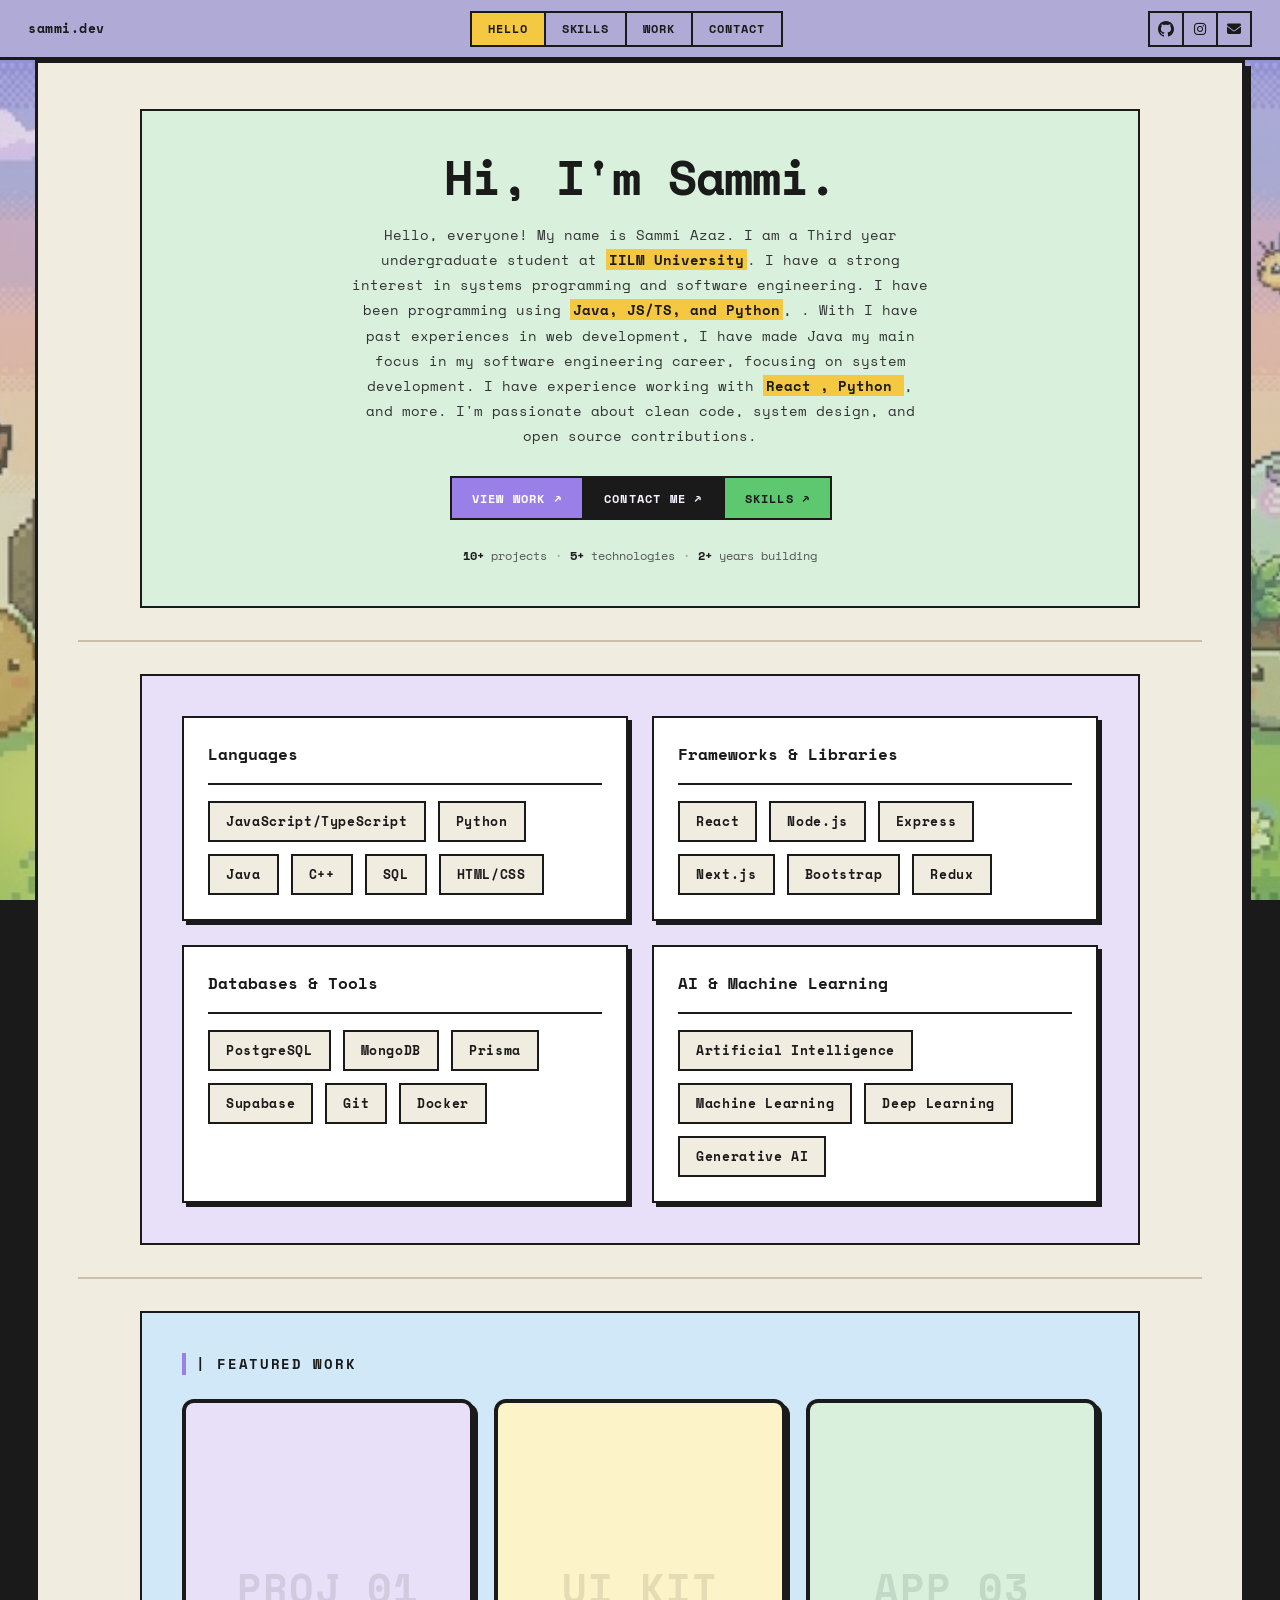
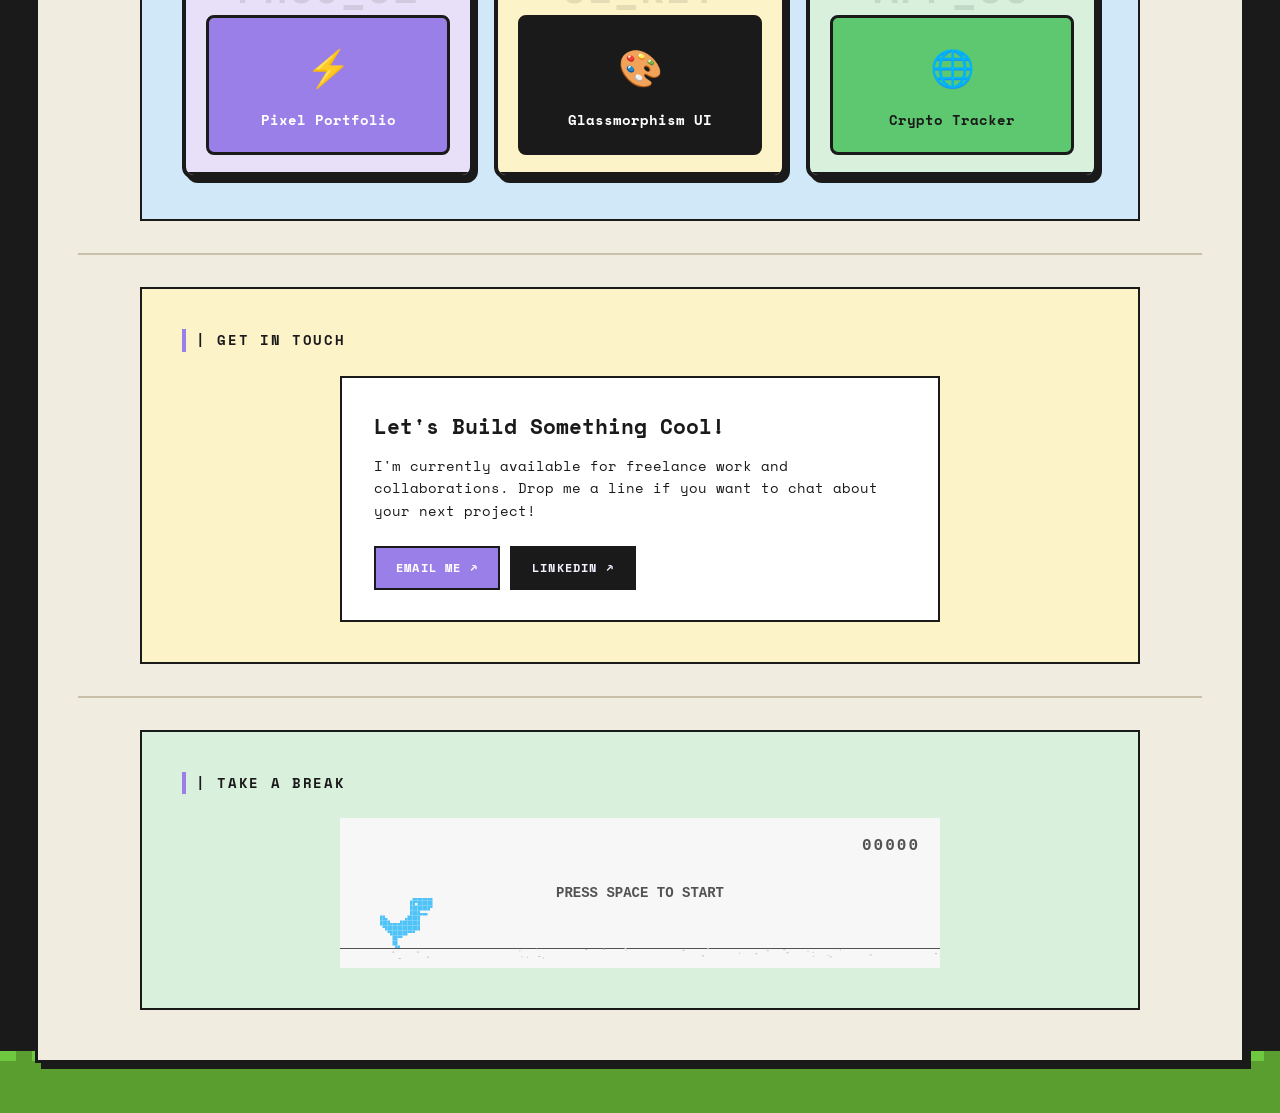
<file: index.html>
<!DOCTYPE html>
<html lang="en">

<head>
  <meta charset="UTF-8" />
  <meta name="viewport" content="width=device-width, initial-scale=1.0" />
  <title>sammi.dev — Portfolio</title>
  <meta name="description" content="Sammi's portfolio — designer & developer crafting pixel-perfect web experiences." />
  <link rel="stylesheet" href="./style.css" />
  <link rel="stylesheet" href="https://cdnjs.cloudflare.com/ajax/libs/font-awesome/6.5.1/css/all.min.css" />
  <link href="https://fonts.googleapis.com/css2?family=Space+Mono:ital,wght@0,400;0,700;1,400&display=swap"
    rel="stylesheet" />
</head>

<body>

  <!-- ===== Navbar ===== -->
  <nav>

    <!-- Logo -->
    <a href="#" class="logo">

      <span class="logo-text">sammi.dev</span>
    </a>

    <!-- Nav links -->
    <div class="nav-links">
      <a href="#hello" class="nav-btn active">Hello</a>
      <a href="#skills" class="nav-btn">Skills</a>
      <a href="#work" class="nav-btn">Work</a>
      <a href="#contact" class="nav-btn">Contact</a>
    </div>

    <!-- Right side icons -->
    <div class="nav-right">
      <button class="icon-btn" title="GitHub">
        <svg viewBox="0 0 24 24" fill="currentColor" xmlns="http://www.w3.org/2000/svg">
          <path
            d="M12 0C5.37 0 0 5.37 0 12c0 5.3 3.438 9.8 8.205 11.385.6.113.82-.258.82-.577 0-.285-.01-1.04-.015-2.04-3.338.724-4.042-1.61-4.042-1.61-.546-1.387-1.333-1.757-1.333-1.757-1.089-.745.083-.729.083-.729 1.205.084 1.84 1.237 1.84 1.237 1.07 1.835 2.809 1.305 3.495.998.108-.776.418-1.305.762-1.605-2.665-.3-5.466-1.332-5.466-5.93 0-1.31.465-2.38 1.235-3.22-.135-.303-.54-1.523.105-3.176 0 0 1.005-.322 3.3 1.23.96-.267 1.98-.399 3-.405 1.02.006 2.04.138 3 .405 2.28-1.552 3.285-1.23 3.285-1.23.645 1.653.24 2.873.12 3.176.765.84 1.23 1.91 1.23 3.22 0 4.61-2.805 5.625-5.475 5.92.42.36.81 1.096.81 2.22 0 1.605-.015 2.896-.015 3.286 0 .315.21.69.825.57C20.565 21.795 24 17.295 24 12c0-6.63-5.37-12-12-12z" />
        </svg>
      </button>
      <button class="icon-btn" title="Instagram">
        <i class="fa-brands fa-instagram"></i>
      </button>
      <button class="icon-btn" title="Email">
        <i class="fa-solid fa-envelope"></i>
      </button>
    </div>
  </nav>

  <!-- ===== Hero Background / Multi-Section Container ===== -->
  <div class="hero-bg">

    <div class="content-wrap">
      <!-- MAIN CONSOLIDATED CARD -->
      <div class="hero-card">

        <!-- HERO PART -->
        <div id="hello" class="intro">
          <h1 class="hero-title">Hi, I'm Sammi.</h1>
          <p class="hero-desc">
            Hello, everyone! My name is Sammi Azaz. I am a Third year undergraduate student at <strong>IILM
              University</strong>. I have a strong interest in systems programming and software engineering. I have been
            programming using <strong>Java, JS/TS, and Python</strong>, . With I have past experiences in web
            development, I have made Java my main focus in my software engineering career, focusing on system
            development.

            I have experience working with <strong>React , Python </strong>, and more. I'm passionate about clean code,
            system design, and open source contributions.
          </p>


          <div class="hero-btns">
            <a href="#work" class="hero-btn btn-purple">VIEW WORK ↗</a>
            <a href="#contact" class="hero-btn btn-dark">CONTACT ME ↗</a>
            <a href="#skills" class="hero-btn btn-green">SKILLS ↗</a>
          </div>
          <div class="hero-stats">
            <span><strong>10+</strong> projects</span>
            <span class="stat-dot">·</span>
            <span><strong>5+</strong> technologies</span>
            <span class="stat-dot">·</span>
            <span><strong>2+</strong> years building</span>
          </div>
        </div>

        <hr class="divider" id="skills" />

        <!-- SKILLS PART -->
        <div class="skills-section">

          <div class="skill-group">
            <h3 class="skill-title">Languages</h3>
            <div class="skill-divider"></div>
            <div class="skill-tags">
              <span class="skill-tag">JavaScript/TypeScript</span>
              <span class="skill-tag">Python</span>
              <span class="skill-tag">Java</span>
              <span class="skill-tag">C++</span>
              <span class="skill-tag">SQL</span>
              <span class="skill-tag">HTML/CSS</span>
            </div>
          </div>

          <div class="skill-group">
            <h3 class="skill-title">Frameworks &amp; Libraries</h3>
            <div class="skill-divider"></div>
            <div class="skill-tags">
              <span class="skill-tag">React</span>
              <span class="skill-tag">Node.js</span>
              <span class="skill-tag">Express</span>
              <span class="skill-tag">Next.js</span>
              <span class="skill-tag">Bootstrap</span>
              <span class="skill-tag">Redux</span>
            </div>
          </div>

          <div class="skill-group">
            <h3 class="skill-title">Databases &amp; Tools</h3>
            <div class="skill-divider"></div>
            <div class="skill-tags">
              <span class="skill-tag">PostgreSQL</span>
              <span class="skill-tag">MongoDB</span>
              <span class="skill-tag">Prisma</span>
              <span class="skill-tag">Supabase</span>
              <span class="skill-tag">Git</span>
              <span class="skill-tag">Docker</span>
            </div>
          </div>

          <div class="skill-group">
            <h3 class="skill-title">AI &amp; Machine Learning</h3>
            <div class="skill-divider"></div>
            <div class="skill-tags">
              <span class="skill-tag">Artificial Intelligence</span>
              <span class="skill-tag">Machine Learning</span>
              <span class="skill-tag">Deep Learning</span>
              <span class="skill-tag">Generative AI</span>
            </div>
          </div>

        </div>

        <hr class="divider" id="work" />

        <!-- WORK PART -->
        <div class="work-section">
          <h2 class="section-title">| FEATURED WORK</h2>
          <div class="work-grid">

            <!-- Project 1 -->
            <div class="work-card proj-card" data-target="modal-1">
              <div class="proj-bg" style="background: #e8e0f8; border-bottom: 3px solid #1a1a1a;">
                <span class="proj-bg-text">PROJ_01</span>
              </div>
              <div class="proj-plate btn-purple">
                <span class="proj-icon">⚡</span>
                <span class="proj-title">Pixel Portfolio</span>
              </div>
              <div class="proj-overlay">
                <span>Click to read more...</span>
              </div>
            </div>

            <!-- Project 2 -->
            <div class="work-card proj-card" data-target="modal-2">
              <div class="proj-bg" style="background: #fdf3c8; border-bottom: 3px solid #1a1a1a;">
                <span class="proj-bg-text">UI_KIT</span>
              </div>
              <div class="proj-plate btn-dark">
                <span class="proj-icon">🎨</span>
                <span class="proj-title">Glassmorphism UI</span>
              </div>
              <div class="proj-overlay">
                <span>Click to read more...</span>
              </div>
            </div>

            <!-- Project 3 -->
            <div class="work-card proj-card" data-target="modal-3">
              <div class="proj-bg" style="background: #d8f0dc; border-bottom: 3px solid #1a1a1a;">
                <span class="proj-bg-text">APP_03</span>
              </div>
              <div class="proj-plate btn-green">
                <span class="proj-icon">🌐</span>
                <span class="proj-title">Crypto Tracker</span>
              </div>
              <div class="proj-overlay">
                <span>Click to read more...</span>
              </div>
            </div>

          </div>
        </div>

        <!-- PROJECT MODALS -->
        <div id="modal-1" class="proj-modal">
          <div class="modal-box card-purple">
            <button class="modal-close">&times;</button>
            <h2 class="modal-title">Pixel Portfolio</h2>
            <h3 class="modal-subtitle">A retro-themed portfolio with chunky borders and pixel art flair.</h3>
            <p>Designed to break the mold of modern clean aesthetics, this portfolio brings back the 90s web aesthetic.
              Built entirely using vanilla HTML, CSS, and JS to maintain lightweight performance while executing complex
              CSS animations, shadow depth, and pixel-grid logic.</p>
            <h4 style="margin-top:20px; font-weight:700;">Objective</h4>
            <p>Create a robust, fully responsive web application that perfectly emulates vintage 8-bit styling, right
              down to the custom cursor and typography.</p>
          </div>
        </div>

        <div id="modal-2" class="proj-modal">
          <div class="modal-box card-yellow">
            <button class="modal-close">&times;</button>
            <h2 class="modal-title">Glassmorphism UI</h2>
            <h3 class="modal-subtitle">Modern transparent interfaces designed for a sleek desktop experience.</h3>
            <p>A comprehensive front-end component library built with overlapping blurred layers, frosted glass styling,
              and vivid background gradients to drive extreme depth in UI presentation.</p>
            <h4 style="margin-top:20px; font-weight:700;">Objective</h4>
            <p>Implement high-performance CSS backdrop-filters and state-driven animations to modernize complex
              dashboard systems without compromising browser rendering speeds.</p>
          </div>
        </div>

        <div id="modal-3" class="proj-modal">
          <div class="modal-box card-green">
            <button class="modal-close">&times;</button>
            <h2 class="modal-title">Crypto Tracker</h2>
            <h3 class="modal-subtitle">Real-time data visualization with a 16-bit arcade aesthetic.</h3>
            <p>A functional cryptocurrency price aggregator that utilizes live WebSocket connections to graph financial
              data directly onto an HTML5 canvas layer, styled uniquely like an old stock market ticker.</p>
            <h4 style="margin-top:20px; font-weight:700;">Objective</h4>
            <p>Design a zero-latency financial dashboard capable of processing thousands of data nodes per second,
              rendered natively through custom JS mapping functions.</p>
          </div>
        </div>

        <hr class="divider" id="contact" />

        <!-- CONTACT PART -->
        <div class="contact-section">
          <h2 class="section-title">| GET IN TOUCH</h2>
          <div class="contact-wrap">
            <div class="contact-card card-blue">
              <h3 style="margin-bottom: 12px;">Let's Build Something Cool!</h3>
              <p style="font-size: 14px; margin-bottom: 24px;">I'm currently available for freelance work and
                collaborations. Drop me a line if you want to chat about your next project!</p>
              <div class="contact-btns">
                <a href="mailto:hello@sammi.dev" class="hero-btn btn-purple">EMAIL ME ↗</a>
                <a href="#" class="hero-btn btn-dark">LINKEDIN ↗</a>
              </div>
            </div>
          </div>
        </div>

        <hr class="divider" />

        <!-- GAME PART (MOVED TO LAST) -->
        <div class="game-section">
          <h2 class="section-title">| TAKE A BREAK</h2>
          <!-- Dinosaur Game -->
          <div class="dino-game-wrapper" style="margin: 0 auto;">
            <canvas id="dinoCanvas" width="600" height="150"></canvas>
            <div id="dinoStartMsg" class="dino-msg">Press Space to Start</div>
            <div id="dinoScoreBox">
              <span id="dinoHighScoreDisplay" style="display: none; margin-right: 15px; opacity: 0.7;">HI <span
                  id="dinoHighScore">00000</span></span>
              <span id="dinoScore">00000</span>
            </div>
          </div>
        </div>

      </div>
      <!-- end joined hero-card -->
    </div>
    <!-- end content-wrap -->

    <!-- Ground / grass strip -->
    <div class="ground" style="margin-top: 80px;"></div>
  </div>
  <!-- end hero-bg -->

  <script src="./script.js"></script>
</body>

</html>
</file>
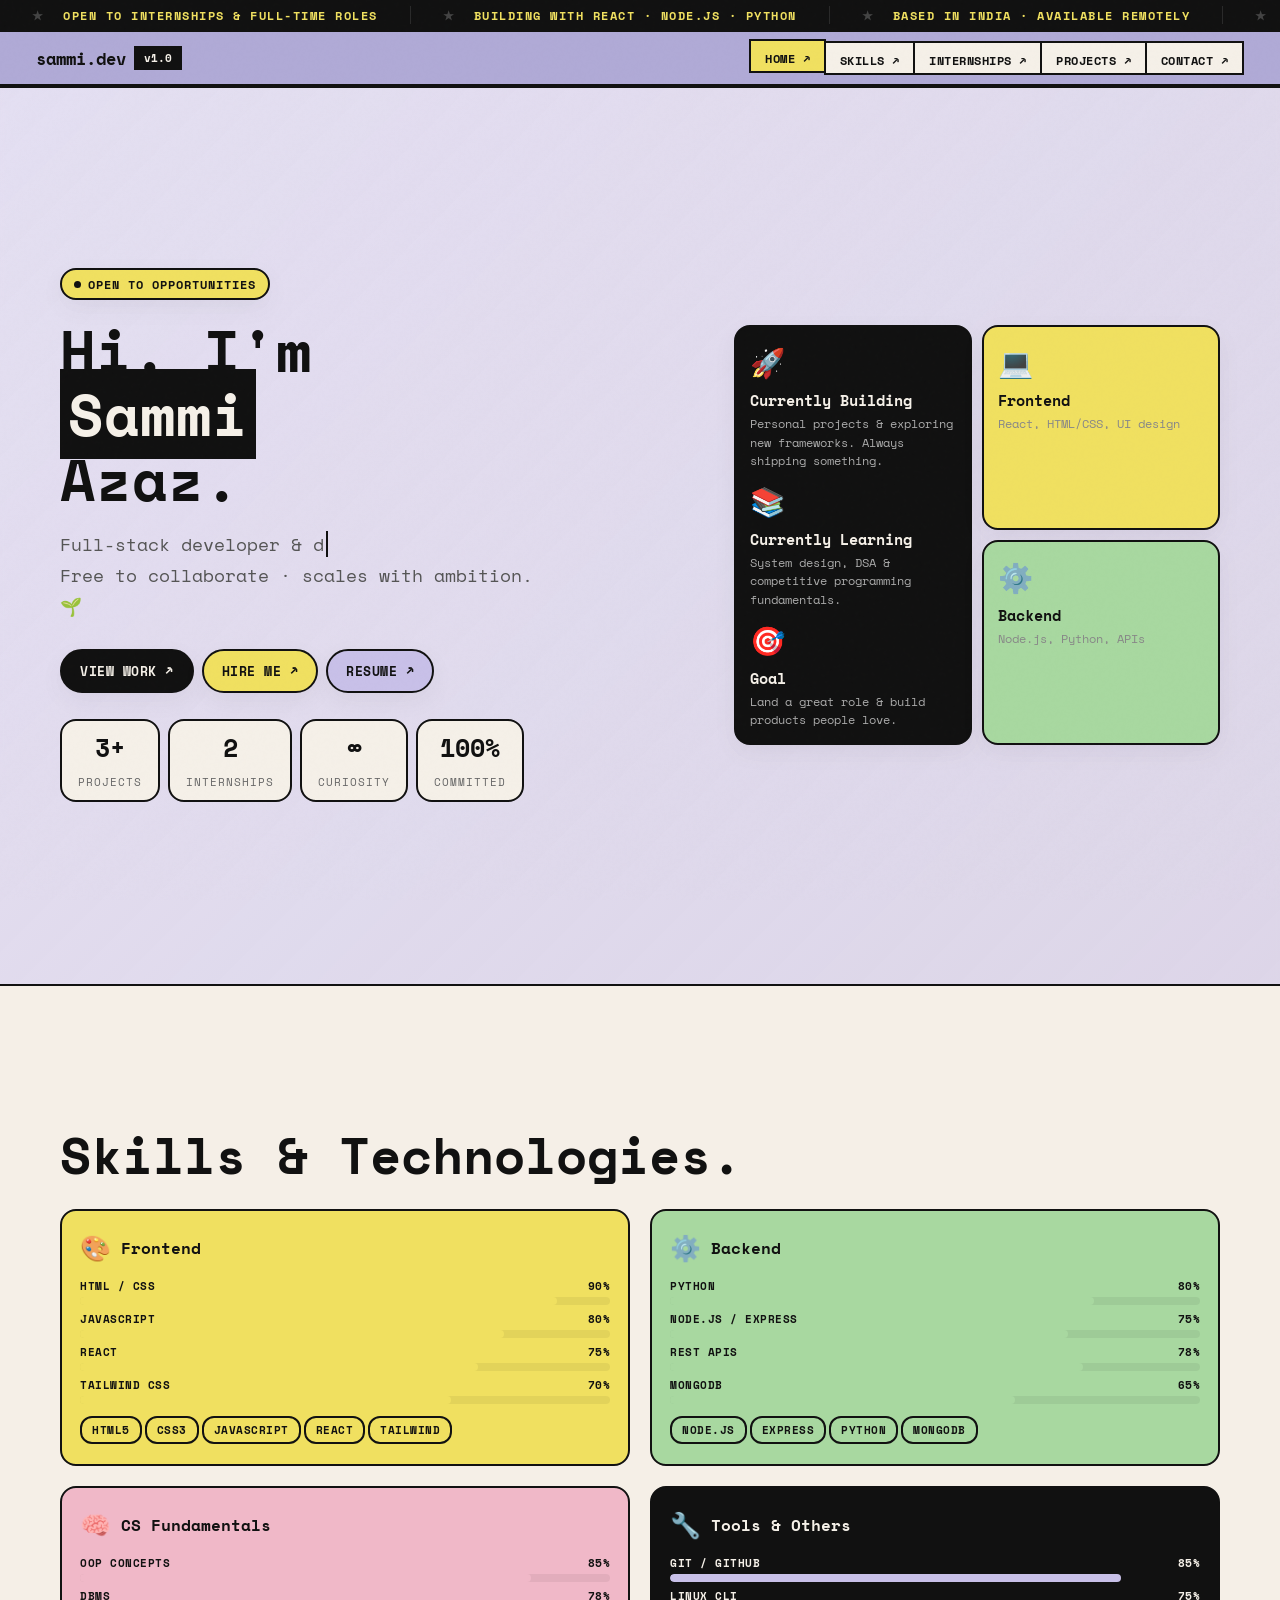
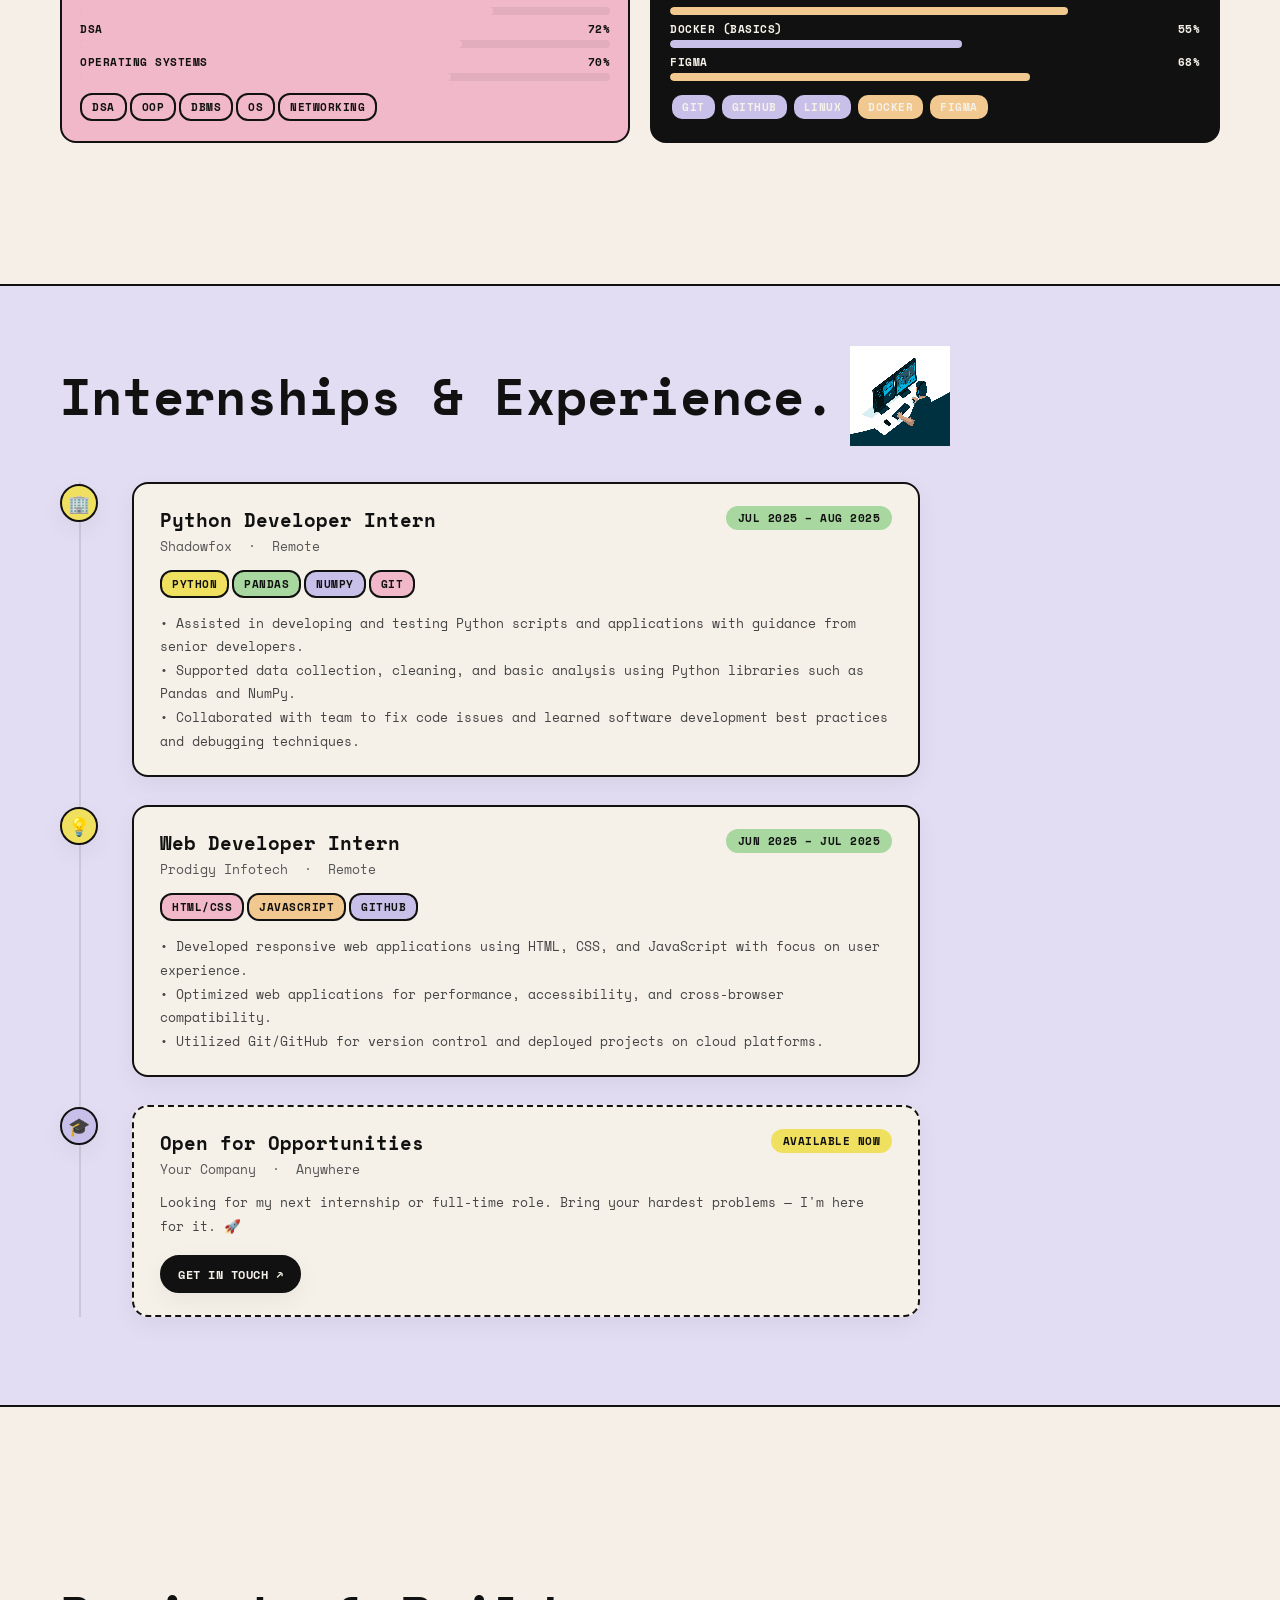
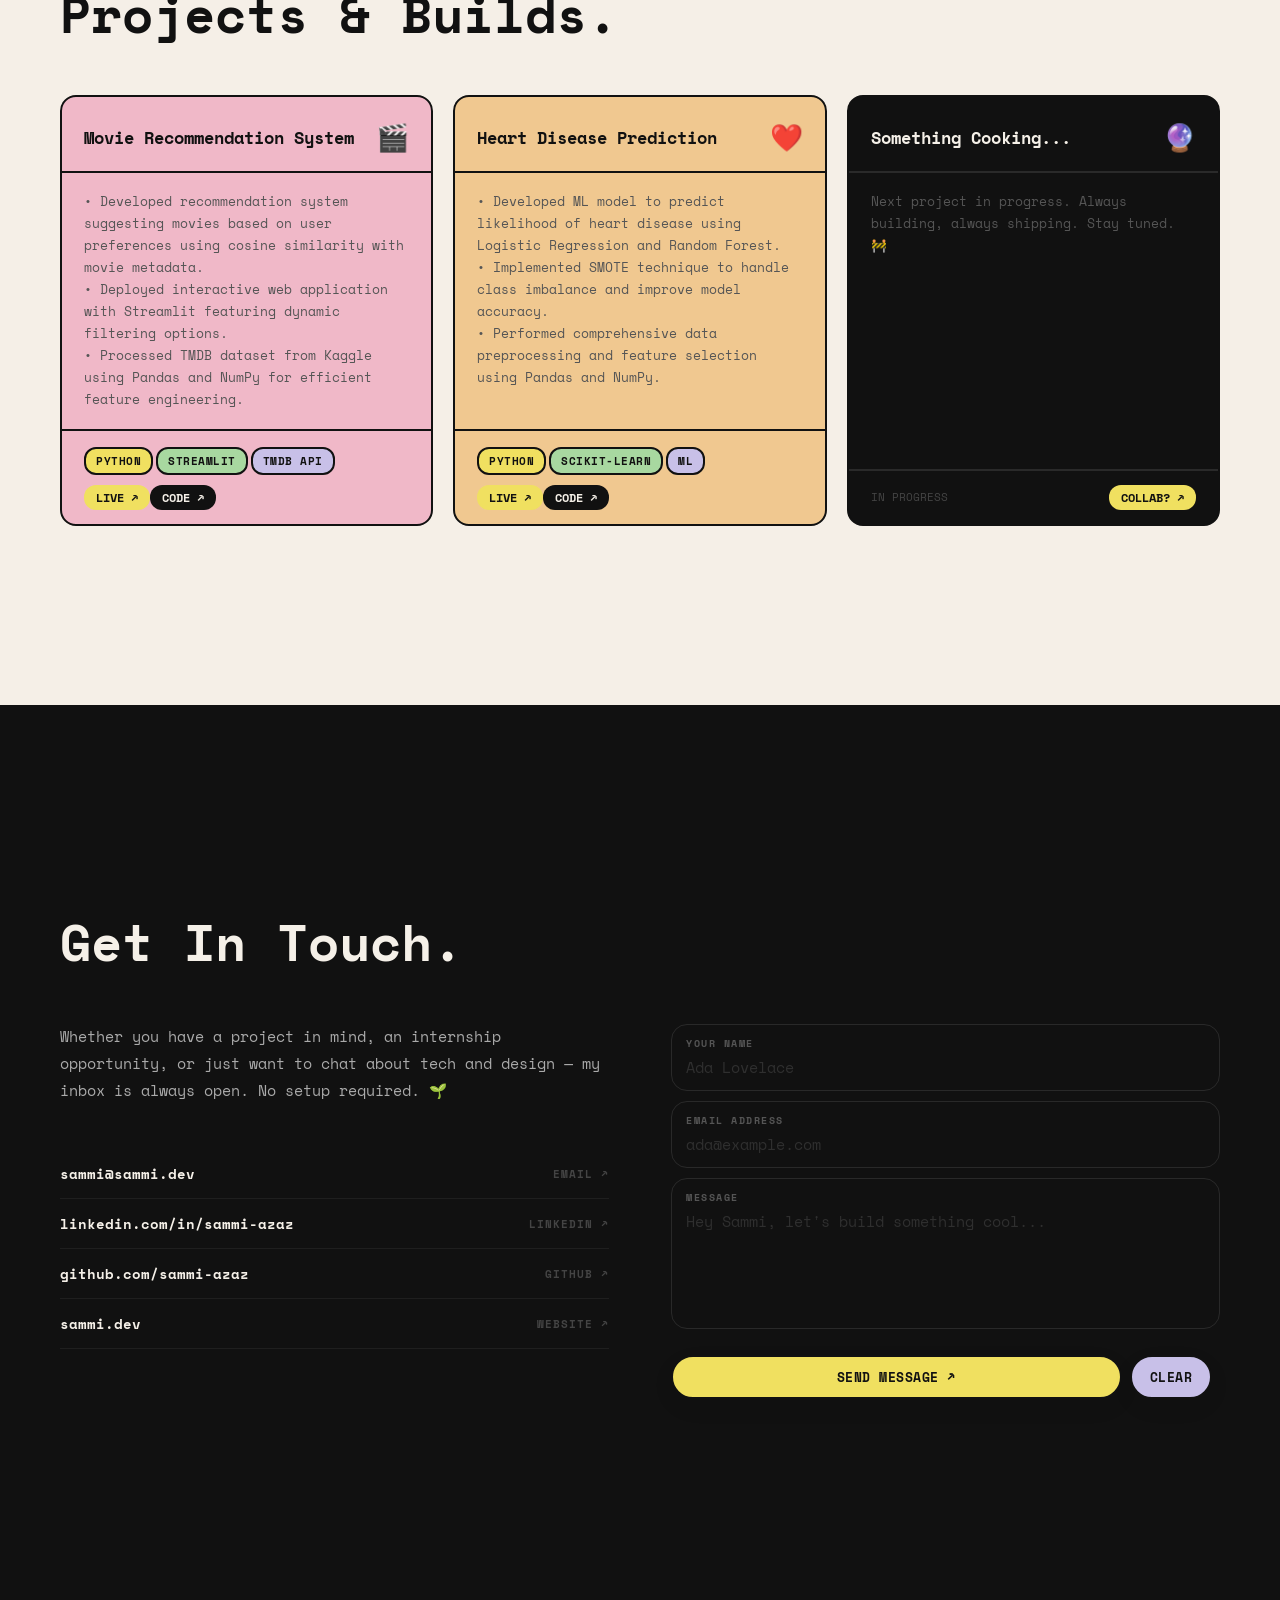
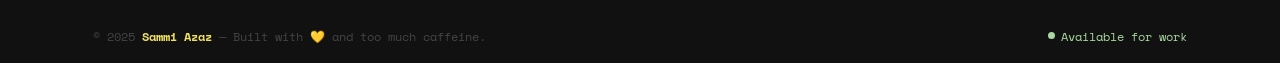
<file: new.html>
<!DOCTYPE html>
<html lang="en">

<head>
  <meta charset="UTF-8">
  <meta name="viewport" content="width=device-width, initial-scale=1.0">
  <title>Sammi Azaz — Portfolio</title>
  <link
    href="https://fonts.googleapis.com/css2?family=Space+Mono:ital,wght@0,400;0,700;1,400&family=Press+Start+2P&display=swap"
    rel="stylesheet">
  <style>
    :root {
      --cream: #f5f0e8;
      --lav: #c8c0e8;
      --lav2: #ddd8f5;
      --yellow: #f0e060;
      --green: #a8d8a0;
      --pink: #f0b8c8;
      --orange: #f0c890;
      --black: #111111;
      --border: 2px solid var(--black);
      --sh: 0 8px 24px rgba(0, 0, 0, 0.05);
      /* soft shadow */
      --sh-lg: 0 16px 40px rgba(0, 0, 0, 0.12);
      --rad: 16px;
      /* rounded corners */
    }

    *,
    *::before,
    *::after {
      margin: 0;
      padding: 0;
      box-sizing: border-box;
    }

    html {
      scroll-behavior: smooth;
      font-size: 111%;
      scroll-padding-top: 54px;
    }

    body {
      font-family: 'Space Mono', monospace;
      background: var(--cream);
      color: var(--black);
      overflow-x: hidden;
    }

    body::after {
      content: '';
      position: fixed;
      inset: 0;
      pointer-events: none;
      z-index: 9998;
      background-image: url("data:image/svg+xml,%3Csvg viewBox='0 0 256 256' xmlns='http://www.w3.org/2000/svg'%3E%3Cfilter id='n'%3E%3CfeTurbulence type='fractalNoise' baseFrequency='0.85' numOctaves='4' stitchTiles='stitch'/%3E%3C/filter%3E%3Crect width='100%25' height='100%25' filter='url(%23n)' opacity='0.025'/%3E%3C/svg%3E");
      opacity: .4;
    }

    /* TICKER */
    .ticker {
      background: var(--black);
      color: var(--yellow);
      border-bottom: var(--border);
      overflow: hidden;
      height: 32px;
      display: flex;
      align-items: center;
      position: relative;
      z-index: 1;
    }

    .ticker-track {
      display: flex;
      animation: ticker 32s linear infinite;
      white-space: nowrap;
    }

    .ticker-item {
      font-size: .68rem;
      font-weight: 700;
      text-transform: uppercase;
      letter-spacing: 1.5px;
      padding: 0 32px;
      border-right: 1px solid #2a2a2a;
      flex-shrink: 0;
    }

    .ticker-item span {
      color: #444;
      margin-right: 10px;
    }

    @keyframes ticker {
      0% {
        transform: translateX(0)
      }

      100% {
        transform: translateX(-50%)
      }
    }

    /* NAVBAR */
    nav {
      position: sticky;
      top: 0;
      z-index: 200;
      background: #b0aad6;
      border-bottom: var(--border);
      padding: 0 2rem;
      display: flex;
      align-items: center;
      justify-content: space-between;
      height: 54px;
      box-shadow: 0 2px 0 #111;
    }

    .nav-logo {
      font-weight: 700;
      font-size: .98rem;
      display: flex;
      align-items: center;
      gap: 8px;
    }

    .nav-logo .badge {
      background: var(--black);
      color: var(--cream);
      padding: 2px 8px;
      font-size: .62rem;
      border: var(--border);
    }

    .nav-links {
      display: flex;
      list-style: none;
    }

    .nav-links a {
      display: block;
      padding: 0 14px;
      height: 34px;
      line-height: 34px;
      font-size: .68rem;
      font-weight: 700;
      text-transform: uppercase;
      letter-spacing: .5px;
      text-decoration: none;
      color: var(--black);
      border: var(--border);
      margin-left: -2.5px;
      background: var(--cream);
      transition: background .12s, transform .12s;
      position: relative;
    }

    .nav-links a:hover,
    .nav-links a.active {
      background: var(--yellow);
      transform: translateY(-2px);
      z-index: 1;
    }

    .hamburger {
      display: none;
      flex-direction: column;
      gap: 5px;
      cursor: pointer;
      padding: 6px;
      border: var(--border);
      background: var(--cream);
    }

    .hamburger span {
      display: block;
      width: 22px;
      height: 2.5px;
      background: var(--black);
      transition: transform .2s, opacity .2s;
    }

    .hamburger.open span:nth-child(1) {
      transform: translateY(7.5px) rotate(45deg)
    }

    .hamburger.open span:nth-child(2) {
      opacity: 0
    }

    .hamburger.open span:nth-child(3) {
      transform: translateY(-7.5px) rotate(-45deg)
    }

    .mobile-menu {
      display: none;
      position: fixed;
      top: 86px;
      left: 0;
      right: 0;
      background: var(--lav);
      border-bottom: var(--border);
      z-index: 199;
      flex-direction: column;
    }

    .mobile-menu.open {
      display: flex;
    }

    .mobile-menu a {
      padding: 16px 2rem;
      font-size: .8rem;
      font-weight: 700;
      text-transform: uppercase;
      letter-spacing: 1px;
      text-decoration: none;
      color: var(--black);
      border-bottom: 1px solid #bbb8d8;
      transition: background .12s, padding-left .12s;
    }

    .mobile-menu a:hover {
      background: var(--yellow);
      padding-left: 2.5rem;
    }

    /* SECTIONS */
    section {
      padding: 20px 20px;
      position: relative;
      z-index: 1;
      min-height: 100vh;
      display: flex;
      flex-direction: column;
      justify-content: center;
    }

    .section-inner {
      max-width: 1250px;
      margin: 0 auto;
      padding: 40px;
      width: 100%;
    }

    .section-label {
      font-family: 'Press Start 2P', cursive;
      font-size: .6rem;
      font-weight: 400;
      text-transform: uppercase;
      letter-spacing: 0.5px;
      color: var(--black);
      margin-bottom: 0.8rem;
      display: flex;
      align-items: center;
      gap: 12px;
    }

    .section-label::before {
      content: '|';
      font-size: .7rem;
      color: var(--black);
      transform: translateY(-1px);
    }

    h2.section-title {
      font-size: clamp(1.9rem, 4vw, 3rem);
      font-weight: 700;
      line-height: 1.1;
      margin-bottom: 3rem;
    }

    /* HOME */
    #home {
      background: linear-gradient(135deg, rgba(221, 216, 245, 0.72) 0%, rgba(200, 192, 232, 0.55) 100%);
      padding-top: 20px;
      padding-bottom: 20px;
      backdrop-filter: blur(2px);
      border-bottom: var(--border);
    }

    #home .section-inner {
      display: grid;
      grid-template-columns: 55% 1fr;
      gap: 2rem;
      align-items: center;
      padding: 0 40px;
    }

    .hero-badge {
      display: inline-flex;
      align-items: center;
      gap: 7px;
      background: var(--yellow);
      border: var(--border);
      border-radius: 30px;
      box-shadow: var(--sh);
      font-size: .68rem;
      font-weight: 700;
      padding: 5px 12px;
      text-transform: uppercase;
      letter-spacing: 1px;
      margin-bottom: 1rem;
    }

    .badge-dot {
      width: 7px;
      height: 7px;
      border-radius: 50%;
      background: var(--black);
      animation: pulse 2s ease-in-out infinite;
    }

    h1 {
      font-size: clamp(2rem, 4.5vw, 3.6rem);
      font-weight: 700;
      line-height: 1.12;
      margin-bottom: .4rem;
    }

    h1 .hl {
      background: var(--black);
      color: var(--cream);
      padding: 2px 8px;
    }

    .typewriter-wrap {
      font-size: clamp(.8rem, 1.5vw, 1rem);
      color: #555;
      margin: 1rem 0 1.5rem;
      line-height: 1.75;
      max-width: 480px;
    }

    .typewriter-wrap strong {
      color: var(--black);
    }

    #tw {
      border-right: 2px solid var(--black);
      padding-right: 2px;
      animation: blink .8s step-end infinite;
    }

    @keyframes blink {

      0%,
      100% {
        border-color: var(--black)
      }

      50% {
        border-color: transparent
      }
    }

    .hero-btns {
      display: flex;
      flex-wrap: wrap;
      gap: 0;
      margin-bottom: 1.5rem;
    }

    .btn {
      display: inline-flex;
      align-items: center;
      gap: 6px;
      padding: 10px 18px;
      font-family: 'Space Mono', monospace;
      font-size: .75rem;
      font-weight: 700;
      text-transform: uppercase;
      letter-spacing: .5px;
      text-decoration: none;
      border: var(--border);
      border-radius: 30px;
      cursor: pointer;
      margin-right: 8px;
      box-shadow: var(--sh);
      transition: transform .3s, box-shadow .3s, background .3s;
    }

    .btn:hover {
      transform: translate(-2px, -2px);
      box-shadow: var(--sh-lg)
    }

    .btn:active {
      transform: translate(2px, 2px);
      box-shadow: none
    }

    .btn-black {
      background: var(--black);
      color: var(--cream)
    }

    .btn-yellow {
      background: var(--yellow);
      color: var(--black)
    }

    .btn-lav {
      background: var(--lav);
      color: var(--black)
    }

    .btn-green {
      background: var(--green);
      color: var(--black)
    }

    .hero-stats {
      display: flex;
      gap: 0;
      flex-wrap: wrap;
    }

    .stat {
      border: var(--border);
      border-radius: var(--rad);
      margin-right: 8px;
      padding: 8px 16px;
      text-align: center;
      background: var(--cream);
    }

    .stat strong {
      display: block;
      font-size: 1.4rem;
      font-weight: 700;
    }

    .stat span {
      font-size: .6rem;
      color: #666;
      text-transform: uppercase;
      letter-spacing: 1px;
    }

    .hero-right {
      display: grid;
      grid-template-columns: 1fr 1fr;
      grid-template-rows: auto auto;
      gap: 10px;
    }

    .hcard {
      border: var(--border);
      border-radius: var(--rad);
      box-shadow: var(--sh);
      padding: 14px;
      background: var(--cream);
      transition: transform .3s, box-shadow .3s;
    }

    .hcard:hover {
      transform: translateY(-4px);
      box-shadow: var(--sh-lg)
    }

    .hcard.tall {
      grid-row: span 2;
      background: var(--black);
      color: var(--cream)
    }

    .hcard-icon {
      font-size: 1.6rem;
      margin-bottom: 6px
    }

    .hcard h3 {
      font-size: .85rem;
      font-weight: 700;
      margin-bottom: 3px
    }

    .hcard p {
      font-size: .7rem;
      color: #888;
      line-height: 1.5
    }

    .hcard.tall p {
      color: #aaa;
      margin-bottom: 10px
    }

    .hcard.tall h3 {
      color: var(--cream)
    }

    /* SKILLS */
    #skills {
      background: rgba(245, 240, 232, 0.88);
      border-bottom: var(--border);
      padding-top: 20px;
      padding-bottom: 20px;
    }

    #skills .section-inner {
      padding: 10px 40px;
    }

    #skills .section-title {
      margin-bottom: 1.5rem;
    }

    .skills-outer {
      display: grid;
      grid-template-columns: 1fr 1fr;
      gap: 20px
    }

    .skill-cat {
      border: var(--border);
      border-radius: var(--rad);
      padding: 18px;
      transition: background .3s, transform .3s, box-shadow .3s;
      position: relative
    }

    .skill-cat:nth-child(1) {
      background: var(--yellow);
    }

    .skill-cat:nth-child(2) {
      background: var(--green);
    }

    .skill-cat:nth-child(3) {
      background: var(--pink);
    }

    .skill-cat:hover {
      background: #fff;
      transform: translateY(-4px);
      box-shadow: var(--sh-lg);
      z-index: 5
    }

    .skill-cat-head {
      display: flex;
      align-items: center;
      gap: 10px;
      margin-bottom: 12px
    }

    .skill-cat-head .icon {
      font-size: 1.4rem
    }

    .skill-cat-head h3 {
      font-size: .92rem;
      font-weight: 700
    }

    .skill-bar-list {
      display: flex;
      flex-direction: column;
      gap: 6px
    }

    .skill-bar-top {
      display: flex;
      justify-content: space-between;
      font-size: .62rem;
      font-weight: 700;
      margin-bottom: 3px;
      text-transform: uppercase;
      letter-spacing: .5px
    }

    .skill-bar-track {
      height: 8px;
      border-radius: 6px;
      background: rgba(0, 0, 0, 0.06);
      position: relative;
      overflow: hidden
    }

    .skill-bar-fill {
      position: absolute;
      left: 0;
      top: 0;
      bottom: 0;
      width: 0;
      border-radius: 6px;
      transition: width 1.2s cubic-bezier(.4, 0, .2, 1)
    }

    .skill-bar-fill.animated {
      width: var(--w)
    }

    /* MARIO GIF */
    .mario-container {
      display: inline-flex;
      align-items: center;
      gap: 15px;
      margin-bottom: 2rem;
    }

    .mario-gif {
      width: 100px;
      height: 100px;
      image-rendering: pixelated;
    }

    .fill-y {
      background: var(--yellow)
    }

    .fill-g {
      background: var(--green)
    }

    .fill-p {
      background: var(--pink)
    }

    .fill-l {
      background: var(--lav)
    }

    .fill-o {
      background: var(--orange)
    }

    .tag {
      display: inline-block;
      font-size: .62rem;
      font-weight: 700;
      padding: 4px 10px;
      border-radius: 12px;
      border: var(--border);
      text-transform: uppercase;
      letter-spacing: .5px;
      background: var(--cream);
      margin: 2px 3px 2px 0
    }

    .tag.y {
      background: var(--yellow)
    }

    .tag.g {
      background: var(--green)
    }

    .tag.p {
      background: var(--pink)
    }

    .tag.l {
      background: var(--lav)
    }

    .tag.o {
      background: var(--orange)
    }

    /* INTERNSHIPS */
    #internships {
      background: rgba(221, 216, 245, 0.78);
      border-bottom: var(--border);
    }

    .timeline {
      position: relative;
      max-width: 860px
    }

    .timeline::before {
      content: '';
      position: absolute;
      left: 19px;
      top: 0;
      bottom: 0;
      width: 2px;
      background: rgba(0, 0, 0, 0.1)
    }

    .tl-item {
      display: grid;
      grid-template-columns: 52px 1fr;
      gap: 20px;
      margin-bottom: 28px
    }

    .tl-dot {
      width: 38px;
      height: 38px;
      border-radius: 50%;
      border: var(--border);
      background: var(--yellow);
      box-shadow: var(--sh);
      display: flex;
      align-items: center;
      justify-content: center;
      font-size: 1rem;
      position: relative;
      z-index: 1;
      flex-shrink: 0;
      margin-top: 2px;
      transition: background .3s, transform .3s
    }

    .tl-item:hover .tl-dot {
      background: var(--lav);
      transform: scale(1.1)
    }

    .intern-card {
      border: var(--border);
      border-radius: var(--rad);
      box-shadow: var(--sh);
      background: var(--cream);
      padding: 22px 26px;
      transition: transform .3s, box-shadow .3s
    }

    .intern-card:hover {
      transform: translateY(-4px);
      box-shadow: var(--sh-lg)
    }

    .intern-head {
      display: flex;
      justify-content: space-between;
      align-items: flex-start;
      flex-wrap: wrap;
      gap: 10px;
      margin-bottom: 12px
    }

    .intern-role {
      font-size: 1.05rem;
      font-weight: 700
    }

    .intern-co {
      font-size: .75rem;
      color: #555;
      margin-top: 2px
    }

    .intern-date {
      font-size: .62rem;
      font-weight: 700;
      padding: 4px 12px;
      border-radius: 20px;
      background: var(--green);
      text-transform: uppercase;
      letter-spacing: .5px;
      white-space: nowrap
    }

    .intern-desc {
      font-size: .76rem;
      color: #444;
      line-height: 1.75;
      margin-top: 12px
    }

    .intern-card.open {
      border-style: dashed
    }

    /* PROJECTS */
    #projects {
      background: rgba(245, 240, 232, 0.88);
      border-bottom: var(--border);
    }

    .proj-grid {
      display: grid;
      grid-template-columns: repeat(3, 1fr);
      gap: 20px
    }

    .proj-card {
      border: var(--border);
      border-radius: var(--rad);
      display: flex;
      flex-direction: column;
      background: var(--cream);
      transition: transform .3s, box-shadow .3s, z-index .3s;
      position: relative;
      overflow: hidden
    }

    .proj-card:hover {
      transform: translateY(-6px);
      box-shadow: var(--sh-lg);
      z-index: 5
    }

    .proj-top {
      padding: 20px 22px 14px;
      border-bottom: var(--border);
      display: flex;
      justify-content: space-between;
      align-items: center
    }

    .proj-num {
      font-size: .62rem;
      font-weight: 700;
      border-radius: 4px;
      background: var(--lav);
      color: var(--black);
      padding: 2px 8px;
      letter-spacing: 1px
    }

    .proj-emoji {
      font-size: 1.5rem
    }

    .proj-body {
      padding: 18px 22px;
      flex: 1
    }

    .proj-title {
      font-size: .97rem;
      font-weight: 700;
    }

    .proj-desc {
      font-size: .72rem;
      color: #555;
      line-height: 1.72
    }

    .proj-foot {
      padding: 14px 22px;
      border-top: var(--border);
      display: flex;
      justify-content: space-between;
      align-items: center;
      gap: 8px;
      flex-wrap: wrap
    }

    .proj-link {
      font-size: .66rem;
      font-weight: 700;
      text-decoration: none;
      color: var(--black);
      border-radius: 12px;
      padding: 4px 12px;
      background: var(--yellow);
      display: inline-flex;
      align-items: center;
      gap: 4px;
      transition: transform .3s, box-shadow .3s
    }

    .proj-link:hover {
      transform: translateY(-2px);
      box-shadow: var(--sh)
    }

    .proj-link.gh {
      background: var(--black);
      color: var(--cream)
    }

    /* CONTACT */
    #contact {
      background: var(--black);
      color: var(--cream)
    }

    #contact .section-label {
      color: #555
    }

    #contact .section-label::before {
      color: var(--yellow)
    }

    #contact h2 {
      color: var(--cream)
    }

    .contact-grid {
      display: grid;
      grid-template-columns: 1fr 1fr;
      gap: 3.5rem;
      align-items: start
    }

    .contact-intro {
      font-size: .82rem;
      color: #aaa;
      line-height: 1.85;
      margin-bottom: 2.5rem
    }

    .contact-links {
      display: flex;
      flex-direction: column
    }

    .clink {
      display: flex;
      align-items: center;
      justify-content: space-between;
      padding: 14px 0;
      border-bottom: 1px solid #1f1f1f;
      text-decoration: none;
      color: var(--cream);
      font-size: .8rem;
      font-weight: 700;
      transition: color .12s, padding-left .12s, border-color .12s
    }

    .clink:hover {
      color: var(--yellow);
      padding-left: 10px;
      border-bottom-color: #444
    }

    .clink-label {
      font-size: .6rem;
      color: #444;
      text-transform: uppercase;
      letter-spacing: 1px
    }

    .form {
      display: flex;
      flex-direction: column
    }

    .ff {
      display: flex;
      flex-direction: column;
      border: 1px solid rgba(255, 255, 255, 0.1);
      border-radius: var(--rad);
      margin-bottom: 10px;
      transition: border-color .3s
    }

    .ff:focus-within {
      border-color: var(--lav);
      z-index: 1;
      position: relative
    }

    .ff label {
      font-size: .58rem;
      font-weight: 700;
      text-transform: uppercase;
      letter-spacing: 1.5px;
      color: #555;
      padding: 10px 14px 3px
    }

    .ff input,
    .ff textarea {
      background: transparent;
      border: none;
      outline: none;
      color: var(--cream);
      font-family: 'Space Mono', monospace;
      font-size: .82rem;
      padding: 3px 14px 12px;
      resize: none
    }

    .ff input::placeholder,
    .ff textarea::placeholder {
      color: #2f2f2f
    }

    .form-row {
      display: flex;
      gap: 0;
      margin-top: 16px
    }

    /* FOOTER */
    footer {
      background: var(--black);
      border-top: var(--border);
      padding: 18px 3rem;
      display: flex;
      justify-content: space-between;
      align-items: center;
      flex-wrap: wrap;
      gap: 10px
    }

    footer p {
      font-size: .68rem;
      color: #444
    }

    footer p strong {
      color: var(--yellow)
    }

    .f-status {
      display: flex;
      align-items: center;
      gap: 6px;
      font-size: .68rem;
      color: var(--green)
    }

    .status-dot {
      width: 7px;
      height: 7px;
      border-radius: 50%;
      background: var(--green);
      animation: pulse 2s ease-in-out infinite
    }

    @keyframes pulse {

      0%,
      100% {
        opacity: 1
      }

      50% {
        opacity: .25
      }
    }

    /* SCROLL TOP */
    #stt {
      position: fixed;
      bottom: 28px;
      right: 28px;
      width: 42px;
      height: 42px;
      background: var(--black);
      color: var(--cream);
      border: var(--border);
      box-shadow: var(--sh);
      font-family: 'Space Mono', monospace;
      font-size: 1.1rem;
      cursor: pointer;
      display: flex;
      align-items: center;
      justify-content: center;
      opacity: 0;
      pointer-events: none;
      transition: opacity .2s, transform .12s, box-shadow .12s;
      z-index: 999
    }

    #stt.show {
      opacity: 1;
      pointer-events: auto
    }

    #stt:hover {
      transform: translate(-2px, -2px);
      box-shadow: var(--sh-lg)
    }

    /* FADE IN */
    .fi {
      opacity: 0;
      transform: translateY(22px);
      transition: opacity .55s ease, transform .55s ease
    }

    .fi.v {
      opacity: 1;
      transform: translateY(0)
    }

    /* RESPONSIVE */
    @media(max-width:900px) {
      .proj-grid {
        grid-template-columns: 1fr 1fr
      }

      .skills-outer {
        grid-template-columns: 1fr
      }
    }

    @media(max-width:700px) {
      #home .section-inner {
        grid-template-columns: 1fr;
        padding: 28px 20px
      }

      .hero-right {
        display: none
      }

      .proj-grid {
        grid-template-columns: 1fr
      }

      .contact-grid {
        grid-template-columns: 1fr
      }

      section {
        padding: 40px 12px
      }

      .section-inner {
        padding: 24px 20px
      }

      nav {
        padding: 0 1rem
      }

      .nav-links {
        display: none
      }

      .hamburger {
        display: flex
      }

      footer {
        padding: 16px 12px
      }
    }
  </style>
</head>

<body>

  <!-- TICKER -->
  <div class="ticker">
    <div class="ticker-track">
      <div class="ticker-item"><span>★</span> Open to internships &amp; full-time roles</div>
      <div class="ticker-item"><span>★</span> Building with React · Node.js · Python</div>
      <div class="ticker-item"><span>★</span> Based in India · Available remotely</div>
      <div class="ticker-item"><span>★</span> sammi.dev · Full-stack developer</div>
      <div class="ticker-item"><span>★</span> Competitive prep · DSA · System Design</div>
      <div class="ticker-item"><span>★</span> Open to internships &amp; full-time roles</div>
      <div class="ticker-item"><span>★</span> Building with React · Node.js · Python</div>
      <div class="ticker-item"><span>★</span> Based in India · Available remotely</div>
      <div class="ticker-item"><span>★</span> sammi.dev · Full-stack developer</div>
      <div class="ticker-item"><span>★</span> Competitive prep · DSA · System Design</div>
    </div>
  </div>

  <!-- NAV -->
  <nav>
    <div class="nav-logo">sammi.dev <span class="badge">v1.0</span></div>
    <ul class="nav-links">
      <li><a href="#home" class="active">HOME ↗</a></li>
      <li><a href="#skills">SKILLS ↗</a></li>
      <li><a href="#internships">INTERNSHIPS ↗</a></li>
      <li><a href="#projects">PROJECTS ↗</a></li>
      <li><a href="#contact">CONTACT ↗</a></li>
    </ul>
    <div class="hamburger" id="ham"><span></span><span></span><span></span></div>
  </nav>
  <div class="mobile-menu" id="mob">
    <a href="#home">HOME ↗</a><a href="#skills">SKILLS ↗</a>
    <a href="#internships">INTERNSHIPS ↗</a><a href="#projects">PROJECTS ↗</a>
    <a href="#contact">CONTACT ↗</a>
  </div>

  <!-- ═══ HOME ═══ -->
  <section id="home">
    <div class="section-inner">
      <div class="fi">
        <div class="hero-badge">
          <div class="badge-dot"></div> Open to opportunities
        </div>
        <h1>Hi, I'm<br><span class="hl">Sammi</span><br>Azaz.</h1>
        <div class="typewriter-wrap">
          <span id="tw"></span><br>
          Free to collaborate · scales with ambition. 🌱
        </div>
        <div class="hero-btns">
          <a href="#projects" class="btn btn-black">VIEW WORK ↗</a>
          <a href="#contact" class="btn btn-yellow">HIRE ME ↗</a>
          <a href="#" class="btn btn-lav">RESUME ↗</a>
        </div>
        <div class="hero-stats">
          <div class="stat"><strong>3+</strong><span>Projects</span></div>
          <div class="stat"><strong>2</strong><span>Internships</span></div>
          <div class="stat"><strong>∞</strong><span>Curiosity</span></div>
          <div class="stat"><strong>100%</strong><span>Committed</span></div>
        </div>
      </div>
      <div class="hero-right fi">
        <div class="hcard tall">
          <div class="hcard-icon">🚀</div>
          <h3>Currently Building</h3>
          <p>Personal projects &amp; exploring new frameworks. Always shipping something.</p>

          <div class="hcard-icon" style="margin-top:6px">📚</div>
          <h3>Currently Learning</h3>
          <p>System design, DSA &amp; competitive programming fundamentals.</p>

          <div class="hcard-icon" style="margin-top:6px">🎯</div>
          <h3>Goal</h3>
          <p style="margin-bottom:0">Land a great role &amp; build products people love.</p>
        </div>
        <div class="hcard" style="background:var(--yellow)">
          <div class="hcard-icon">💻</div>
          <h3>Frontend</h3>
          <p>React, HTML/CSS, UI design</p>
        </div>
        <div class="hcard" style="background:var(--green)">
          <div class="hcard-icon">⚙️</div>
          <h3>Backend</h3>
          <p>Node.js, Python, APIs</p>
        </div>
      </div>
    </div>
  </section>

  <!-- ═══ SKILLS ═══ -->
  <section id="skills">
    <div class="section-inner">
      <h2 class="section-title">Skills & Technologies.</h2>
      <div class="skills-outer">

        <div class="skill-cat fi">
          <div class="skill-cat-head"><span class="icon">🎨</span>
            <h3>Frontend</h3>
          </div>
          <div class="skill-bar-list">
            <div>
              <div class="skill-bar-top"><span>HTML / CSS</span><span>90%</span></div>
              <div class="skill-bar-track">
                <div class="skill-bar-fill fill-y" style="--w:90%"></div>
              </div>
            </div>
            <div>
              <div class="skill-bar-top"><span>JavaScript</span><span>80%</span></div>
              <div class="skill-bar-track">
                <div class="skill-bar-fill fill-y" style="--w:80%"></div>
              </div>
            </div>
            <div>
              <div class="skill-bar-top"><span>React</span><span>75%</span></div>
              <div class="skill-bar-track">
                <div class="skill-bar-fill fill-y" style="--w:75%"></div>
              </div>
            </div>
            <div>
              <div class="skill-bar-top"><span>Tailwind CSS</span><span>70%</span></div>
              <div class="skill-bar-track">
                <div class="skill-bar-fill fill-y" style="--w:70%"></div>
              </div>
            </div>
          </div>
          <div style="margin-top:10px"><span class="tag y">HTML5</span><span class="tag y">CSS3</span><span
              class="tag y">JavaScript</span><span class="tag y">React</span><span class="tag y">Tailwind</span></div>
        </div>

        <div class="skill-cat fi">
          <div class="skill-cat-head"><span class="icon">⚙️</span>
            <h3>Backend</h3>
          </div>
          <div class="skill-bar-list">
            <div>
              <div class="skill-bar-top"><span>Python</span><span>80%</span></div>
              <div class="skill-bar-track">
                <div class="skill-bar-fill fill-g" style="--w:80%"></div>
              </div>
            </div>
            <div>
              <div class="skill-bar-top"><span>Node.js / Express</span><span>75%</span></div>
              <div class="skill-bar-track">
                <div class="skill-bar-fill fill-g" style="--w:75%"></div>
              </div>
            </div>
            <div>
              <div class="skill-bar-top"><span>REST APIs</span><span>78%</span></div>
              <div class="skill-bar-track">
                <div class="skill-bar-fill fill-g" style="--w:78%"></div>
              </div>
            </div>
            <div>
              <div class="skill-bar-top"><span>MongoDB</span><span>65%</span></div>
              <div class="skill-bar-track">
                <div class="skill-bar-fill fill-g" style="--w:65%"></div>
              </div>
            </div>
          </div>
          <div style="margin-top:10px"><span class="tag g">Node.js</span><span class="tag g">Express</span><span
              class="tag g">Python</span><span class="tag g">MongoDB</span></div>
        </div>

        <div class="skill-cat fi">
          <div class="skill-cat-head"><span class="icon">🧠</span>
            <h3>CS Fundamentals</h3>
          </div>
          <div class="skill-bar-list">
            <div>
              <div class="skill-bar-top"><span>OOP Concepts</span><span>85%</span></div>
              <div class="skill-bar-track">
                <div class="skill-bar-fill fill-p" style="--w:85%"></div>
              </div>
            </div>
            <div>
              <div class="skill-bar-top"><span>DBMS</span><span>78%</span></div>
              <div class="skill-bar-track">
                <div class="skill-bar-fill fill-p" style="--w:78%"></div>
              </div>
            </div>
            <div>
              <div class="skill-bar-top"><span>DSA</span><span>72%</span></div>
              <div class="skill-bar-track">
                <div class="skill-bar-fill fill-p" style="--w:72%"></div>
              </div>
            </div>
            <div>
              <div class="skill-bar-top"><span>Operating Systems</span><span>70%</span></div>
              <div class="skill-bar-track">
                <div class="skill-bar-fill fill-p" style="--w:70%"></div>
              </div>
            </div>
          </div>
          <div style="margin-top:10px"><span class="tag p">DSA</span><span class="tag p">OOP</span><span
              class="tag p">DBMS</span><span class="tag p">OS</span><span class="tag p">Networking</span></div>
        </div>

        <div class="skill-cat fi" style="background:var(--black);color:var(--cream)">
          <div class="skill-cat-head"><span class="icon">🔧</span>
            <h3 style="color:var(--cream)">Tools &amp; Others</h3>
          </div>
          <div class="skill-bar-list">
            <div>
              <div class="skill-bar-top"><span>Git / GitHub</span><span>85%</span></div>
              <div class="skill-bar-track" style="background:var(--black);border-color:#333">
                <div class="skill-bar-fill fill-l" style="--w:85%"></div>
              </div>
            </div>
            <div>
              <div class="skill-bar-top"><span>Linux CLI</span><span>75%</span></div>
              <div class="skill-bar-track" style="background:var(--black);border-color:#333">
                <div class="skill-bar-fill fill-o" style="--w:75%"></div>
              </div>
            </div>
            <div>
              <div class="skill-bar-top"><span>Docker (basics)</span><span>55%</span></div>
              <div class="skill-bar-track" style="background:var(--black);border-color:#333">
                <div class="skill-bar-fill fill-l" style="--w:55%"></div>
              </div>
            </div>
            <div>
              <div class="skill-bar-top"><span>Figma</span><span>68%</span></div>
              <div class="skill-bar-track" style="background:var(--black);border-color:#333">
                <div class="skill-bar-fill fill-o" style="--w:68%"></div>
              </div>
            </div>
          </div>
          <div style="margin-top:10px"><span class="tag l">Git</span><span class="tag l">GitHub</span><span
              class="tag l">Linux</span><span class="tag o">Docker</span><span class="tag o">Figma</span></div>
        </div>

      </div>
    </div><!-- end section-inner -->
  </section>

  <!-- ═══ INTERNSHIPS ═══ -->
  <section id="internships">
    <div class="section-inner">
      <div class="mario-container">
        <h2 class="section-title" style="margin-bottom:0">Internships & Experience.</h2>
        <img src="./assets/df0f92_5e879a1f2cf44635b6ba638183b86fdd~mv2.gif" alt="Super Mario Running" class="mario-gif">
      </div>
      <div class="timeline">

        <div class="tl-item fi">
          <div class="tl-dot">🏢</div>
          <div class="intern-card">
            <div class="intern-head">
              <div>
                <div class="intern-role">Python Developer Intern</div>
                <div class="intern-co">Shadowfox &nbsp;·&nbsp; Remote</div>
              </div>
              <div class="intern-date">Jul 2025 – Aug 2025</div>
            </div>
            <div><span class="tag y">Python</span><span class="tag g">Pandas</span><span class="tag l">NumPy</span><span
                class="tag p">Git</span></div>
            <p class="intern-desc">
              • Assisted in developing and testing Python scripts and applications with guidance from senior
              developers.<br>
              • Supported data collection, cleaning, and basic analysis using Python libraries such as Pandas and
              NumPy.<br>
              • Collaborated with team to fix code issues and learned software development best practices and debugging
              techniques.
            </p>
          </div>
        </div>

        <div class="tl-item fi">
          <div class="tl-dot">💡</div>
          <div class="intern-card">
            <div class="intern-head">
              <div>
                <div class="intern-role">Web Developer Intern</div>
                <div class="intern-co">Prodigy Infotech &nbsp;·&nbsp; Remote</div>
              </div>
              <div class="intern-date">Jun 2025 – Jul 2025</div>
            </div>
            <div><span class="tag p">HTML/CSS</span><span class="tag o">JavaScript</span><span
                class="tag l">GitHub</span></div>
            <p class="intern-desc">
              • Developed responsive web applications using HTML, CSS, and JavaScript with focus on user experience.<br>
              • Optimized web applications for performance, accessibility, and cross-browser compatibility.<br>
              • Utilized Git/GitHub for version control and deployed projects on cloud platforms.
            </p>
          </div>
        </div>

        <div class="tl-item fi">
          <div class="tl-dot" style="background:var(--lav)">🎓</div>
          <div class="intern-card open">
            <div class="intern-head">
              <div>
                <div class="intern-role">Open for Opportunities</div>
                <div class="intern-co">Your Company &nbsp;·&nbsp; Anywhere</div>
              </div>
              <div class="intern-date" style="background:var(--yellow)">AVAILABLE NOW</div>
            </div>
            <p class="intern-desc">Looking for my next internship or full-time role. Bring your hardest problems — I'm
              here for it. 🚀</p>
            <div style="margin-top:16px"><a href="#contact" class="btn btn-black"
                style="font-size:.7rem;padding:8px 16px">GET IN TOUCH ↗</a></div>
          </div>
        </div>

      </div>
    </div><!-- end section-inner -->
  </section>

  <!-- ═══ PROJECTS ═══ -->
  <section id="projects">
    <div class="section-inner">
      <h2 class="section-title">Projects & Builds.</h2>
      <div class="proj-grid">

        <!-- <div class="proj-card fi" style="background:var(--yellow)">
          <div class="proj-top">
            <div class="proj-title">Personal Portfolio</div><span class="proj-emoji">🌐</span>
          </div>
          <div class="proj-body">
            <p class="proj-desc">This very site — built with pure HTML, CSS &amp; JS. Brutalist design inspired by
              Pollinations.ai. Fully responsive, hand-coded from scratch.</p>
          </div>
          <div class="proj-foot">
            <div><span class="tag">HTML</span><span class="tag">CSS</span><span class="tag">JS</span></div>
            <div style="display:flex"><a href="#" class="proj-link">LIVE ↗</a><a href="#" class="proj-link gh">CODE
                ↗</a></div>
          </div>
        </div> -->

        <div class="proj-card fi" style="background:var(--pink)">
          <div class="proj-top">
            <div class="proj-title">Movie Recommendation System</div><span class="proj-emoji">🎬</span>
          </div>
          <div class="proj-body">
            <p class="proj-desc">
              • Developed recommendation system suggesting movies based on user preferences using cosine similarity with
              movie metadata.<br>
              • Deployed interactive web application with Streamlit featuring dynamic filtering options.<br>
              • Processed TMDB dataset from Kaggle using Pandas and NumPy for efficient feature engineering.
            </p>
          </div>
          <div class="proj-foot">
            <div><span class="tag y">Python</span><span class="tag g">Streamlit</span><span class="tag l">TMDB
                API</span></div>
            <div style="display:flex"><a href="#" class="proj-link">LIVE ↗</a><a href="#" class="proj-link gh">CODE
                ↗</a></div>
          </div>
        </div>

        <!-- <div class="proj-card fi" style="background:var(--green)">
          <div class="proj-top">
            <div class="proj-title">Expense Tracker</div><span class="proj-emoji">📊</span>
          </div>
          <div class="proj-body">
            <p class="proj-desc">Full-stack expense tracking app with visual analytics, budget alerts, and CSV export.
              Monthly breakdowns &amp; smart category tagging.</p>
          </div>
          <div class="proj-foot">
            <div><span class="tag">React</span><span class="tag">MongoDB</span><span class="tag">Express</span></div>
            <div style="display:flex"><a href="#" class="proj-link">LIVE ↗</a><a href="#" class="proj-link gh">CODE
                ↗</a></div>
          </div>
        </div> -->

        <div class="proj-card fi" style="background:var(--orange)">
          <div class="proj-top">
            <div class="proj-title">Heart Disease Prediction</div><span class="proj-emoji">❤️</span>
          </div>
          <div class="proj-body">
            <p class="proj-desc">
              • Developed ML model to predict likelihood of heart disease using Logistic Regression and Random
              Forest.<br>
              • Implemented SMOTE technique to handle class imbalance and improve model accuracy.<br>
              • Performed comprehensive data preprocessing and feature selection using Pandas and NumPy.
            </p>
          </div>
          <div class="proj-foot">
            <div><span class="tag y">Python</span><span class="tag g">Scikit-learn</span><span class="tag l">ML</span>
            </div>
            <div style="display:flex"><a href="#" class="proj-link">LIVE ↗</a><a href="#" class="proj-link gh">CODE
                ↗</a></div>
          </div>
        </div>

        <!-- <div class="proj-card fi" style="background:var(--lav)">
          <div class="proj-top">
            <div class="proj-title">Dev Blog</div><span class="proj-emoji">✍️</span>
          </div>
          <div class="proj-body">
            <p class="proj-desc">A markdown-powered blog where I write about web dev, design experiments, and things I
              learn on my journey as a developer.</p>
          </div>
          <div class="proj-foot">
            <div><span class="tag">Next.js</span><span class="tag">MDX</span><span class="tag">Vercel</span></div>
            <div style="display:flex"><a href="#" class="proj-link">LIVE ↗</a><a href="#" class="proj-link gh">CODE
                ↗</a></div>
          </div>
        </div> -->

        <div class="proj-card fi" style="background:var(--black);color:var(--cream)">
          <div class="proj-top" style="border-bottom-color:#2a2a2a">
            <div class="proj-title" style="color:var(--cream)">Something Cooking...</div><span
              class="proj-emoji">🔮</span>
          </div>
          <div class="proj-body">
            <p class="proj-desc" style="color:#555">Next project in progress. Always building, always shipping. Stay
              tuned. 🚧</p>
          </div>
          <div class="proj-foot" style="border-top-color:#2a2a2a"><span style="font-size:.62rem;color:#444">IN
              PROGRESS</span><a href="#contact" class="proj-link">COLLAB? ↗</a></div>
        </div>

      </div>
    </div><!-- end section-inner -->
  </section>

  <!-- ═══ CONTACT ═══ -->
  <section id="contact">
    <div class="section-inner">
      <h2 class="section-title">Get In Touch.</h2>
      <div class="contact-grid">
        <div class="fi">
          <p class="contact-intro">Whether you have a project in mind, an internship opportunity, or just want to chat
            about tech and design — my inbox is always open. No setup required. 🌱</p>
          <div class="contact-links">
            <a href="mailto:sammi@sammi.dev" class="clink">sammi@sammi.dev<span class="clink-label">EMAIL ↗</span></a>
            <a href="https://linkedin.com" class="clink" target="_blank">linkedin.com/in/sammi-azaz<span
                class="clink-label">LINKEDIN ↗</span></a>
            <a href="https://github.com" class="clink" target="_blank">github.com/sammi-azaz<span
                class="clink-label">GITHUB ↗</span></a>
            <a href="https://sammi.dev" class="clink" target="_blank">sammi.dev<span class="clink-label">WEBSITE
                ↗</span></a>
          </div>
        </div>
        <div class="fi">
          <div class="form">
            <div class="ff"><label>Your Name</label><input type="text" placeholder="Ada Lovelace" id="fn"></div>
            <div class="ff"><label>Email Address</label><input type="email" placeholder="ada@example.com" id="fe"></div>
            <div class="ff"><label>Message</label><textarea rows="5"
                placeholder="Hey Sammi, let's build something cool..." id="fm"></textarea></div>
            <div class="form-row">
              <button class="btn btn-yellow" onclick="sendMsg()" style="flex:1;justify-content:center">SEND MESSAGE
                ↗</button>
              <button class="btn btn-lav" onclick="clearForm()">CLEAR</button>
            </div>
            <div id="fs" style="margin-top:12px;font-size:.72rem;color:var(--green);display:none"></div>
          </div>
        </div>
      </div>
    </div><!-- end section-inner -->
  </section>

  <footer>
    <div class="section-inner"
      style="display:flex;justify-content:space-between;align-items:center;flex-wrap:wrap;gap:10px;padding-top:0;padding-bottom:0">
      <p>© 2025 <strong>Sammi Azaz</strong> — Built with 💛 and too much caffeine.</p>
      <div class="f-status">
        <div class="status-dot"></div> Available for work
      </div>
    </div>
  </footer>

  <button id="stt" onclick="window.scrollTo({top:0,behavior:'smooth'})">↑</button>

  <script>
    // TYPEWRITER
    const phrases = ['Full-stack developer & designer.', 'Building things for the web.', 'One component at a time.'];
    let pi = 0, ci = 0, del = false;
    const tw = document.getElementById('tw');
    function type() {
      const p = phrases[pi];
      if (!del) { tw.textContent = p.slice(0, ++ci); if (ci === p.length) { del = true; setTimeout(type, 1800); return; } }
      else { tw.textContent = p.slice(0, --ci); if (ci === 0) { del = false; pi = (pi + 1) % phrases.length; } }
      setTimeout(type, del ? 45 : 90);
    }
    type();

    // ACTIVE NAV
    const secs = document.querySelectorAll('section');
    const navAs = document.querySelectorAll('.nav-links a');
    new IntersectionObserver(es => { es.forEach(e => { if (e.isIntersecting) { navAs.forEach(a => a.classList.remove('active')); const a = document.querySelector(`.nav-links a[href="#${e.target.id}"]`); if (a) a.classList.add('active'); } }); }, { threshold: .4 }).observe || secs.forEach(s => new IntersectionObserver(es => { es.forEach(e => { if (e.isIntersecting) { navAs.forEach(a => a.classList.remove('active')); const a = document.querySelector(`.nav-links a[href="#${e.target.id}"]`); if (a) a.classList.add('active'); } }); }, { threshold: .4 }).observe(s));
    const navObs = new IntersectionObserver(es => { es.forEach(e => { if (e.isIntersecting) { navAs.forEach(a => a.classList.remove('active')); const a = document.querySelector(`.nav-links a[href="#${e.target.id}"]`); if (a) a.classList.add('active'); } }); }, { threshold: .4 });
    secs.forEach(s => navObs.observe(s));

    // FADE IN
    const fiObs = new IntersectionObserver(es => { es.forEach((e, i) => { if (e.isIntersecting) { setTimeout(() => e.target.classList.add('v'), i * 70); fiObs.unobserve(e.target); } }); }, { threshold: .08 });
    document.querySelectorAll('.fi').forEach(el => fiObs.observe(el));

    // SKILL BARS
    const barObs = new IntersectionObserver(es => { es.forEach(e => { if (e.isIntersecting) { e.target.querySelectorAll('.skill-bar-fill').forEach(b => b.classList.add('animated')); barObs.unobserve(e.target); } }); }, { threshold: .3 });
    document.querySelectorAll('.skill-cat').forEach(c => barObs.observe(c));

    // HAMBURGER
    const ham = document.getElementById('ham'), mob = document.getElementById('mob');
    ham.addEventListener('click', () => { ham.classList.toggle('open'); mob.classList.toggle('open'); });
    mob.querySelectorAll('a').forEach(a => a.addEventListener('click', () => { ham.classList.remove('open'); mob.classList.remove('open'); }));

    // SMOOTH SCROLL
    document.querySelectorAll('a[href^="#"]').forEach(a => a.addEventListener('click', e => { const t = document.querySelector(a.getAttribute('href')); if (t) { e.preventDefault(); t.scrollIntoView({ behavior: 'smooth' }); } }));

    // SCROLL TOP
    const stt = document.getElementById('stt');
    window.addEventListener('scroll', () => stt.classList.toggle('show', window.scrollY > 400));

    // FORM
    function sendMsg() {
      const n = document.getElementById('fn').value.trim();
      const e = document.getElementById('fe').value.trim();
      const m = document.getElementById('fm').value.trim();
      if (!n || !e || !m) { alert('Please fill in all fields.'); return; }
      const s = document.getElementById('fs');
      s.style.display = 'block';
      s.textContent = `✓ Thanks ${n}! I'll get back to you soon.`;
      clearForm();
    }
    function clearForm() {
      document.getElementById('fn').value = '';
      document.getElementById('fe').value = '';
      document.getElementById('fm').value = '';
    }
  </script>
</body>

</html>
</file>
<file: style.css>
/* ================================================
   1. RESET & BASE
   ================================================ */
*,
*::before,
*::after {
  box-sizing: border-box;
  margin: 0;
  padding: 0;
}

html {
  scroll-behavior: smooth;
  font-size: 111%;
}

body {
  font-family: 'Space Mono', monospace;
  color: #1a1a1a;
  line-height: 1.6;
  overflow-x: hidden;
  background: #1a1a1a;
}

/* ================================================
   2. NAVBAR
   ================================================ */
nav {
  width: 100%;
  background: #b0aad6;
  border-bottom: 3px solid #1a1a1a;
  padding: 0 28px;
  height: 60px;
  display: flex;
  align-items: center;
  justify-content: space-between;
  gap: 12px;
  position: sticky;
  top: 0;
  z-index: 100;
}

.logo {
  display: flex;
  align-items: center;
  gap: 10px;
  text-decoration: none;
  color: #1a1a1a;
}

.logo-icon {
  width: 32px;
  height: 32px;
}

.logo-text {
  font-size: 13px;
  font-weight: 700;
  letter-spacing: 0.04em;
  color: #1a1a1a;
}

.nav-links {
  display: flex;
  align-items: center;
  gap: 0;
}

.nav-btn {
  display: inline-flex;
  align-items: center;
  justify-content: center;
  height: 36px;
  padding: 0 16px;
  font-family: 'Space Mono', monospace;
  font-size: 12px;
  font-weight: 700;
  letter-spacing: 0.08em;
  text-transform: uppercase;
  border: 2px solid #1a1a1a;
  background: transparent;
  color: #1a1a1a;
  cursor: pointer;
  text-decoration: none;
  position: relative;
  margin-left: -2px;
  transition: background 0.12s, color 0.12s;
  white-space: nowrap;
  user-select: none;
}

.nav-btn:first-child {
  margin-left: 0;
}

.nav-btn:hover {
  background: #1a1a1a;
  color: #f5f0ff;
  z-index: 1;
}

.nav-btn.active {
  background: #f5c842;
  color: #1a1a1a;
  z-index: 2;
  border-color: #1a1a1a;
}

.nav-btn.active:hover {
  background: #e0b800;
  color: #1a1a1a;
}

.nav-right {
  display: flex;
  align-items: center;
  gap: 0;
}

.nav-right .icon-btn:first-child {
  margin-left: 0;
}

.icon-btn {
  width: 36px;
  height: 36px;
  border: 2px solid #1a1a1a;
  background: transparent;
  display: flex;
  align-items: center;
  justify-content: center;
  cursor: pointer;
  margin-left: -2px;
  transition: background 0.12s, color 0.12s;
  color: #1a1a1a;
  font-size: 14px;
}

.icon-btn:hover {
  background: #1a1a1a;
  color: #f5f0ff;
}

.icon-btn svg {
  width: 16px;
  height: 16px;
}

/* ================================================
   3. HERO BACKGROUND & CONTAINERS
   ================================================ */
.hero-bg {
  position: relative;
  min-height: calc(100vh - 60px);
  background:
    linear-gradient(to bottom, rgba(200, 184, 232, 0.4), rgba(142, 200, 64, 0.4)),
    url("./assets/e0dea437-5090-436d-a086-e0cec81c5b45.jpg");
  background-attachment: fixed;
  background-repeat: no-repeat;
  background-position: center;
  background-size: cover;
  padding-bottom: 50px;
}

.content-wrap {
  position: relative;
  z-index: 10;
  max-width: 1250px;
  margin: 0 auto;
  padding: 0 20px;
}

.hero-card {
  background: #f0ece0;
  border: 3px solid #1a1a1a;
  box-shadow: 6px 6px 0 #1a1a1a;
  padding: 36px 40px 40px;
  border-radius: 0;
}

/* ================================================
   4. INTRO SECTION (#hello)
   ================================================ */
.intro {
  position: relative;
  background-color: #d8f0dc;
  border: 2px solid #1a1a1a;
  padding: 40px;
  margin: 10px auto 10px;
  max-width: 1000px;
  text-align: center;
}

.hero-title {
  font-family: 'Space Mono', monospace;
  font-size: clamp(28px, 5vw, 48px);
  font-weight: 700;
  color: #1a1a1a;
  letter-spacing: -0.02em;
  line-height: 1.1;
  margin-bottom: 18px;
}

.hero-desc {
  font-size: 14px;
  line-height: 1.8;
  color: #333;
  max-width: 580px;
  margin: 0 auto 28px;
}

.hero-desc strong {
  color: #1a1a1a;
  background: #f5c842;
  padding: 0 3px;
}

.hero-btns {
  display: flex;
  flex-wrap: wrap;
  justify-content: center;
  gap: 0;
  margin-bottom: 28px;
}

.hero-btn {
  display: inline-flex;
  align-items: center;
  justify-content: center;
  height: 44px;
  padding: 0 20px;
  font-family: 'Space Mono', monospace;
  font-size: 12px;
  font-weight: 700;
  letter-spacing: 0.1em;
  text-transform: uppercase;
  text-decoration: none;
  border: 2px solid #1a1a1a;
  cursor: pointer;
  transition: transform 0.1s, box-shadow 0.1s;
  margin-right: -2px;
  margin-bottom: -2px;
  white-space: nowrap;
}

.hero-btn:hover {
  transform: translate(-2px, -2px);
  box-shadow: 4px 4px 0 #1a1a1a;
  z-index: 1;
}

.hero-btn:active {
  transform: translate(1px, 1px);
  box-shadow: none;
}

.hero-stats {
  display: flex;
  flex-wrap: wrap;
  align-items: center;
  justify-content: center;
  gap: 8px;
  font-size: 12px;
  color: #555;
  margin-bottom: 0;
}

.hero-stats strong {
  color: #1a1a1a;
}

.stat-dot {
  color: #aaa;
  font-weight: 700;
}

/* ================================================
   5. SHARED UTILITIES & COMPONENTS
   ================================================ */
.section-title {
  font-family: 'Space Mono', monospace;
  font-size: 14px;
  font-weight: 700;
  letter-spacing: 0.12em;
  color: #1a1a1a;
  margin-bottom: 24px;
  border-left: 4px solid #9b7fe8;
  padding-left: 10px;
}

.divider {
  border: none;
  border-top: 2px solid #c8c0a8;
  margin: 32px 0;
}

/* Button & Card Palette */
.btn-purple {
  background: #9b7fe8;
  color: #fff;
}

.btn-dark {
  background: #1a1a1a;
  color: #f5f0ff;
}

.btn-green {
  background: #5ec870;
  color: #1a1a1a;
}

.card-purple {
  background: #e8e0f8;
}

.card-yellow {
  background: #fdf3c8;
}

.card-green {
  background: #d8f0dc;
}

.card-blue {
  background: #d0e8f8;
}

/* ================================================
   6. SKILLS SECTION
   ================================================ */
.skills-section {
  padding: 40px;
  background: #e8e0f8;
  /* Retro purple from palette */
  border: 2px solid #1a1a1a;
  margin: 10px auto 10px;
  max-width: 1000px;
  position: relative;
  display: grid;
  grid-template-columns: repeat(2, 1fr);
  gap: 24px;
}

.skill-group {
  background: #fff;
  border: 2px solid #1a1a1a;
  /* Chunky black borders */
  border-radius: 0;
  /* Removing rounded corners for pixel retro aesthetic */
  padding: 24px;
  position: relative;
  box-shadow: 4px 4px 0 #1a1a1a;
  display: flex;
  flex-direction: column;
}

.skill-title {
  color: #1a1a1a;
  font-family: 'Space Mono', monospace;
  font-size: 16px;
  font-weight: 700;
  margin: 0;
}

.skill-divider {
  height: 2px;
  background: #1a1a1a;
  margin: 16px 0;
  border: none;
}

.skill-tags {
  display: flex;
  flex-wrap: wrap;
  gap: 12px;
}

.skill-tag {
  display: inline-flex;
  align-items: center;
  justify-content: center;
  padding: 8px 16px;
  background: #f0ece0;
  /* Beige */
  border: 2px solid #1a1a1a;
  border-radius: 0;
  color: #1a1a1a;
  font-family: 'Space Mono', monospace;
  font-size: 13px;
  font-weight: 700;
  letter-spacing: 0.05em;
  transition: transform 0.1s, box-shadow 0.1s;
}

.skill-tag:hover {
  transform: translate(-2px, -2px);
  box-shadow: 3px 3px 0 #1a1a1a;
  background: #9b7fe8;
  /* Violet accent */
  color: #fff;
}

/* ================================================
   7. WORK SECTION
   ================================================ */
.work-section {
  background-color: #d0e8f8;
  border: 2px solid #1a1a1a;
  padding: 40px;
  margin: 10px auto 10px;
  max-width: 1000px;
}

.work-grid {
  display: grid;
  grid-template-columns: repeat(auto-fit, minmax(280px, 1fr));
  gap: 20px;
}

.proj-card {
  position: relative;
  overflow: hidden;
  height: 380px;
  border: 4px solid #1a1a1a;
  border-radius: 12px;
  cursor: pointer;
  background: #222;
  box-shadow: 4px 4px 0 #1a1a1a;
  transition: transform 0.2s, box-shadow 0.2s;
}

.proj-card:hover {
  transform: translate(-2px, -2px);
  box-shadow: 6px 6px 0 #1a1a1a;
}

.proj-bg {
  position: absolute;
  top: 0;
  left: 0;
  right: 0;
  bottom: 0;
  display: flex;
  align-items: center;
  justify-content: center;
  transition: filter 0.3s;
}

.proj-bg-text {
  font-size: 40px;
  font-weight: 900;
  opacity: 0.1;
  color: #1a1a1a;
  letter-spacing: 2px;
}

.proj-plate {
  position: absolute;
  bottom: 20px;
  left: 20px;
  right: 20px;
  height: 140px;
  border: 3px solid #1a1a1a;
  border-radius: 8px;
  display: flex;
  flex-direction: column;
  align-items: center;
  justify-content: center;
  padding: 16px;
  transition: filter 0.3s, opacity 0.3s;
  z-index: 2;
}

.proj-icon {
  font-size: 36px;
  margin-bottom: 12px;
}

.proj-title {
  font-family: 'Space Mono', monospace;
  font-weight: 700;
  font-size: 14px;
  text-align: center;
}

.btn-purple .proj-title {
  color: #fff;
}

.btn-dark .proj-title {
  color: #fff;
}

.btn-green .proj-title {
  color: #1a1a1a;
}

.proj-overlay {
  position: absolute;
  top: 0;
  left: 0;
  right: 0;
  bottom: 0;
  background: rgba(0, 0, 0, 0.65);
  color: #fff;
  display: flex;
  align-items: center;
  justify-content: center;
  opacity: 0;
  transition: opacity 0.3s;
  font-family: 'Space Mono', monospace;
  font-weight: 700;
  font-size: 16px;
  z-index: 5;
}

.proj-card:hover .proj-bg {
  filter: blur(8px);
}

.proj-card:hover .proj-plate {
  filter: blur(6px);
  opacity: 0.6;
}

.proj-card:hover .proj-overlay {
  opacity: 1;
}

/* Modal Styling */
.proj-modal {
  position: fixed;
  top: 0;
  left: 0;
  width: 100vw;
  height: 100vh;
  background: rgba(0, 0, 0, 0.8);
  display: none;
  align-items: center;
  justify-content: center;
  z-index: 9999;
  padding: 20px;
}

.proj-modal.active {
  display: flex;
}

.modal-box {
  position: relative;
  width: 100%;
  max-width: 600px;
  border: 4px solid #1a1a1a;
  border-radius: 12px;
  padding: 40px;
  box-shadow: 8px 8px 0 #1a1a1a;
}

.modal-close {
  position: absolute;
  top: 16px;
  right: 20px;
  background: transparent;
  border: none;
  font-size: 28px;
  font-weight: bold;
  cursor: pointer;
  color: #1a1a1a;
}

.btn-dark .modal-close {
  color: #fff;
}

.card-purple .modal-close {
  color: #1a1a1a;
}

.card-yellow .modal-close {
  color: #1a1a1a;
}

.card-green .modal-close {
  color: #1a1a1a;
}

.modal-title {
  font-family: 'Space Mono', monospace;
  font-size: 24px;
  font-weight: 700;
  margin-bottom: 8px;
  color: #1a1a1a;
}

.modal-subtitle {
  font-family: 'Space Mono', monospace;
  font-size: 14px;
  color: #555;
  margin-bottom: 24px;
}

.modal-box p {
  font-size: 14px;
  line-height: 1.6;
  color: #333;
}

/* ================================================
   8. CONTACT SECTION
   ================================================ */
.contact-section {
  background-color: #fdf3c8;
  border: 2px solid #1a1a1a;
  padding: 40px;
  margin: 10px auto 10px;
  max-width: 1000px;
}

.contact-wrap {
  display: flex;
  justify-content: center;
}

.contact-card {
  width: 100%;
  max-width: 600px;
  padding: 32px;
  border: 2px solid #1a1a1a;
  background: #fff;
}

.contact-btns {
  display: flex;
  gap: 12px;
}

/* ================================================
   9. GAME SECTION
   ================================================ */
.game-section {
  background-color: #d8f0dc;
  border: 2px solid #1a1a1a;
  padding: 40px;
  margin: 10px auto 10px;
  max-width: 1000px;
}

.dino-game-wrapper {
  position: relative;
  width: 100%;
  max-width: 600px;
  height: 150px;
  margin: 0 auto 28px;
  border: none;
  background-color: #f7f7f7;
  overflow: hidden;
  cursor: pointer;
}

canvas#dinoCanvas {
  display: block;
  width: 100%;
  height: 100%;
  image-rendering: pixelated;
}

.dino-msg {
  position: absolute;
  top: 50%;
  left: 50%;
  transform: translate(-50%, -50%);
  font-family: 'Courier New', Courier, monospace;
  font-size: 14px;
  font-weight: 700;
  color: #535353;
  text-transform: uppercase;
  pointer-events: none;
  animation: blink 1s infinite alternate;
}

@keyframes blink {
  0% {
    opacity: 1;
  }

  100% {
    opacity: 0;
  }
}

#dinoScoreBox {
  position: absolute;
  top: 16px;
  right: 20px;
  font-family: 'Courier New', Courier, monospace;
  font-weight: 700;
  font-size: 16px;
  color: #535353;
  letter-spacing: 2px;
}

/* ================================================
   10. GROUND STRIP (Footer styling)
   ================================================ */
.ground {
  position: absolute;
  bottom: 0;
  left: 0;
  width: 100%;
  height: 56px;
  background: #5a9e30;
  border-top: 4px solid #1a1a1a;
  z-index: 1;
}

.ground::before {
  content: '';
  position: absolute;
  top: -10px;
  left: 0;
  width: 100%;
  height: 10px;
  background:
    repeating-linear-gradient(90deg,
      #6ec840 0px, #6ec840 16px,
      #5a9e30 16px, #5a9e30 32px);
}

/* ================================================
   11. RESPONSIVE QUERIES
   ================================================ */
@media (max-width: 700px) {
  .hero-card {
    padding: 24px 20px 28px;
  }

  .nav-links {
    display: none;
  }

  .hero-btns {
    flex-direction: column;
  }

  .hero-btn {
    margin-right: 0;
    margin-bottom: -2px;
  }

  .skills-section {
    grid-template-columns: 1fr;
  }
}
</file>
